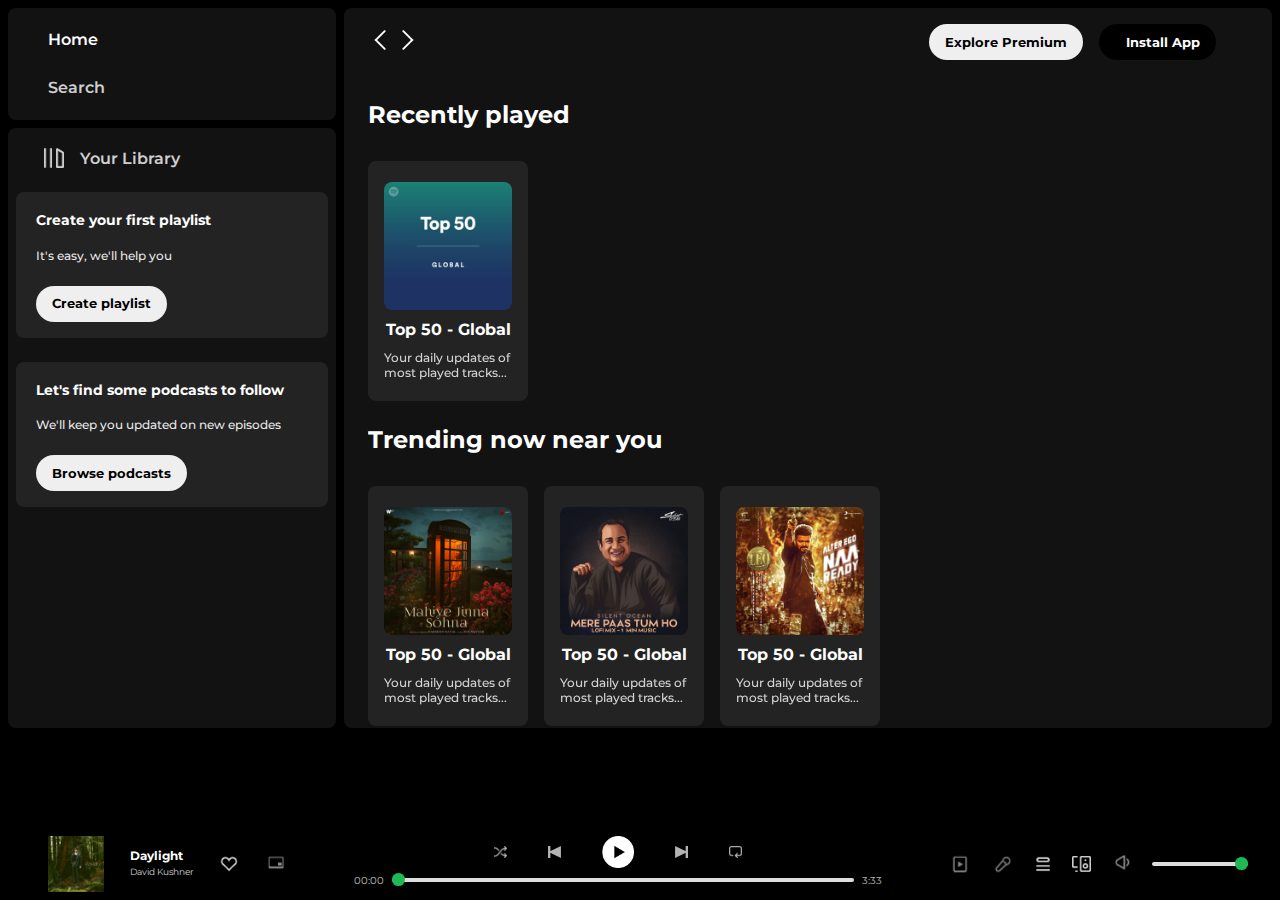
<file: index.html>
<!DOCTYPE html>
<html lang="en">

<head>
      <meta charset="UTF-8">
      <meta name="viewport" content="width=device-width, initial-scale=1.0">
      <link rel="stylesheet" href="https://cdnjs.cloudflare.com/ajax/libs/font-awesome/6.4.0/css/all.min.css"
            integrity="sha512-iecdLmaskl7CVkqkXNQ/ZH/XLlvWZOJyj7Yy7tcenmpD1ypASozpmT/E0iPtmFIB46ZmdtAc9eNBvH0H/ZpiBw=="
            crossorigin="anonymous" referrerpolicy="no-referrer" />
      <link rel="icon" href="./assets/logo.png">
      <title>Spotify - Web Player: Music for everyone</title>
      <link rel="stylesheet" href="style.css">
      <link rel="preconnect" href="https://fonts.googleapis.com">
      <link rel="preconnect" href="https://fonts.gstatic.com" crossorigin>
      <link href="https://fonts.googleapis.com/css2?family=Montserrat:wght@300;400;500;600;700&display=swap"
            rel="stylesheet">
</head>

<body>
      <div class="main">
            <div class="sidebar">
                  <div class="nav">
                        <div class="nav-option" style="opacity: 1;">
                              <i class="fa-solid fa-house"></i>
                              <a href="#">Home</a>
                        </div>
                        <div class="nav-option">
                              <i class="fa-solid fa-magnifying-glass"></i>
                              <a href="#">Search</a>
                        </div>
                  </div>
                  <div class="library">
                        <div class="option">
                              <div class="lib-option nav-option">
                                    <img src="./assets/library_icon.png">
                                    <a href="#">Your Library</a>
                              </div>
                              <div class="icons">
                                    <i class="fa-solid fa-plus"></i>
                                    <i class="fa-solid fa-arrow-right"></i>
                              </div>
                        </div>
                        <div class="lib-box">
                              <div class="box">
                                    <p class="box-p1">Create your first playlist</p>
                                    <p class="box-p2">It's easy, we'll help you</p>
                                    <button class="badge">Create playlist</button>
                              </div>
                              <div class="box">
                                    <p class="box-p1">Let's find some podcasts to follow</p>
                                    <p class="box-p2">We'll keep you updated on new episodes</p>
                                    <button class="badge">Browse podcasts</button>
                              </div>


                        </div>
                  </div>
            </div>
            <div class="main-content">
                  <div class="sticky-nav">
                        <div class="sticky-nav-icon">
                              <img src="./assets/backward_icon.png">
                              <img src="./assets/forward_icon.png" class="hide">
                        </div>
                        <div class="sticky-nav-options">
                              <button class="badge navitem hide">Explore Premium</button>
                              <button class="badge navitem darkbadge">
                                    <i class="fa-regular fa-circle-down" style="margin-left:5px ;"></i>
                                     Install App
                              </button>
                              <i class="fa-regular fa-user navitem"></i>
                        </div>
                  </div>
                  <div class="content">

                        <h2>Recently played</h2>
                        <div class="cards-container">
                              <div class="card">
                                    <img class="card-img" src="./assets/card1img.jpeg">
                                    <p class="card-title">Top 50 - Global</p>
                                    <p class="card-info">Your daily updates of most played tracks...</p>
                              </div>
                        </div>

                        <h2>Trending now near you</h2>
                        <div class="cards-container">
                              <div class="card">
                                    <img class="card-img" src="./assets/card2img.jpeg">
                                    <p class="card-title">Top 50 - Global</p>
                                    <p class="card-info">Your daily updates of most played tracks...</p>
                              </div>

                              <div class="card">
                                    <img class="card-img" src="./assets/card3img.jpeg">
                                    <p class="card-title">Top 50 - Global</p>
                                    <p class="card-info">Your daily updates of most played tracks...</p>
                              </div>

                              <div class="card">
                                    <img class="card-img" src="./assets/card4img.jpeg">
                                    <p class="card-title">Top 50 - Global</p>
                                    <p class="card-info">Your daily updates of most played tracks...</p>
                              </div>
                        </div>

                        <h2>Featured Chart</h2>
                        <div class="cards-container">
                              <div class="card">
                                    <img class="card-img" src="./assets/card5img.jpeg">
                                    <p class="card-title">Top 50 - Global</p>
                                    <p class="card-info">Your daily updates of most played tracks...</p>
                              </div>

                              <div class="card">
                                    <img class="card-img" src="./assets/card6img.jpeg">
                                    <p class="card-title">Top 50 - Global</p>
                                    <p class="card-info">Your daily updates of most played tracks...</p>
                              </div>
                        </div>


                        <div class="footer">
                              <div class="line"></div>
                        </div>

                  </div>

            </div>

            <div class="music-player">
                  <div class="album">
                        <img src="./Homework Assets/album_picture.jpeg" class="album-pic">
                        <div class="album-abt">
                              <p class="abt-1">Daylight</p>
                              <p class="abt-2">David Kushner</p>
                        </div>
                        <img src="./Homework Assets/album_icon1.png" class="album-icon1">
                        <img src="./Homework Assets/album_icon2.png" class="album-icon2">
                  </div>
                  <div class="player">
                        <div class="music-control">
                              <img class="music-icons" src="./assets/player_icon1.png">
                              <img class="music-icons" src="./assets/player_icon2.png">
                              <img class="music-icons play" src="./assets/player_icon3.png">
                              <img class="music-icons" src="./assets/player_icon4.png">
                              <img class="music-icons" src="./assets/player_icon5.png">
                        </div>
                        <div class="playback">
                              <span class="time">00:00</span>
                              <input type="range" min="0" max="100" value="0" class="playback-bar bar">
                              <span class="time">3:33</span>
                        </div>

                  </div>
                  <div class="controls">
                        <img src="./Homework Assets/controls_icon1.png" class="ctrl-icon control">
                        <img src="./Homework Assets/controld_icon2.png" class="ctrl-icon control">
                        <img src="./Homework Assets/controls_icon3.png" class="ctrl-iconx control">
                        <img src="./Homework Assets/controls_icon4.png" class="ctrl-icony control">
                        <label for="volumn"><img src="./Homework Assets/controls_icon5.png" class="ctrl-icon"></label>
                        <input type="range" min="0" max="100" value="100" class="volumn-bar bar" id="volumn">
                  </div>
            </div>

</body>

</html>
</file>
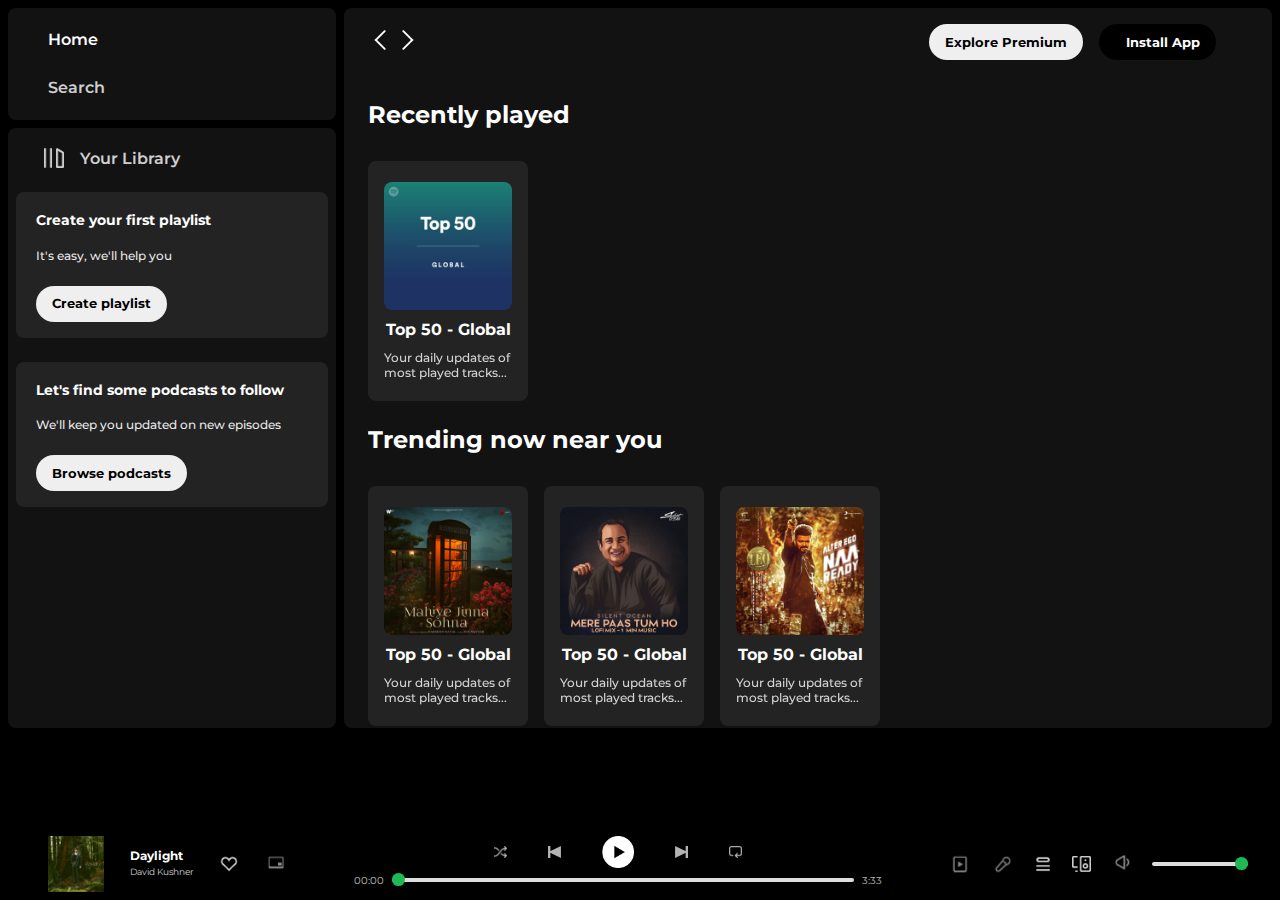
<file: Spotify.html>
<!DOCTYPE html>
<html lang="en">

<head>
      <meta charset="UTF-8">
      <meta name="viewport" content="width=device-width, initial-scale=1.0">
      <link rel="stylesheet" href="https://cdnjs.cloudflare.com/ajax/libs/font-awesome/6.4.0/css/all.min.css"
            integrity="sha512-iecdLmaskl7CVkqkXNQ/ZH/XLlvWZOJyj7Yy7tcenmpD1ypASozpmT/E0iPtmFIB46ZmdtAc9eNBvH0H/ZpiBw=="
            crossorigin="anonymous" referrerpolicy="no-referrer" />
      <link rel="icon" href="./assets/logo.png">
      <title>Spotify - Web Player: Music for everyone</title>
      <link rel="stylesheet" href="style.css">
      <link rel="preconnect" href="https://fonts.googleapis.com">
      <link rel="preconnect" href="https://fonts.gstatic.com" crossorigin>
      <link href="https://fonts.googleapis.com/css2?family=Montserrat:wght@300;400;500;600;700&display=swap"
            rel="stylesheet">
</head>

<body>
      <div class="main">
            <div class="sidebar">
                  <div class="nav">
                        <div class="nav-option" style="opacity: 1;">
                              <i class="fa-solid fa-house"></i>
                              <a href="#">Home</a>
                        </div>
                        <div class="nav-option">
                              <i class="fa-solid fa-magnifying-glass"></i>
                              <a href="#">Search</a>
                        </div>
                  </div>
                  <div class="library">
                        <div class="option">
                              <div class="lib-option nav-option">
                                    <img src="./assets/library_icon.png">
                                    <a href="#">Your Library</a>
                              </div>
                              <div class="icons">
                                    <i class="fa-solid fa-plus"></i>
                                    <i class="fa-solid fa-arrow-right"></i>
                              </div>
                        </div>
                        <div class="lib-box">
                              <div class="box">
                                    <p class="box-p1">Create your first playlist</p>
                                    <p class="box-p2">It's easy, we'll help you</p>
                                    <button class="badge">Create playlist</button>
                              </div>
                              <div class="box">
                                    <p class="box-p1">Let's find some podcasts to follow</p>
                                    <p class="box-p2">We'll keep you updated on new episodes</p>
                                    <button class="badge">Browse podcasts</button>
                              </div>


                        </div>
                  </div>
            </div>
            <div class="main-content">
                  <div class="sticky-nav">
                        <div class="sticky-nav-icon">
                              <img src="./assets/backward_icon.png">
                              <img src="./assets/forward_icon.png" class="hide">
                        </div>
                        <div class="sticky-nav-options">
                              <button class="badge navitem hide">Explore Premium</button>
                              <button class="badge navitem darkbadge">
                                    <i class="fa-regular fa-circle-down" style="margin-left:5px ;"></i>
                                     Install App
                              </button>
                              <i class="fa-regular fa-user navitem"></i>
                        </div>
                  </div>
                  <div class="content">

                        <h2>Recently played</h2>
                        <div class="cards-container">
                              <div class="card">
                                    <img class="card-img" src="./assets/card1img.jpeg">
                                    <p class="card-title">Top 50 - Global</p>
                                    <p class="card-info">Your daily updates of most played tracks...</p>
                              </div>
                        </div>

                        <h2>Trending now near you</h2>
                        <div class="cards-container">
                              <div class="card">
                                    <img class="card-img" src="./assets/card2img.jpeg">
                                    <p class="card-title">Top 50 - Global</p>
                                    <p class="card-info">Your daily updates of most played tracks...</p>
                              </div>

                              <div class="card">
                                    <img class="card-img" src="./assets/card3img.jpeg">
                                    <p class="card-title">Top 50 - Global</p>
                                    <p class="card-info">Your daily updates of most played tracks...</p>
                              </div>

                              <div class="card">
                                    <img class="card-img" src="./assets/card4img.jpeg">
                                    <p class="card-title">Top 50 - Global</p>
                                    <p class="card-info">Your daily updates of most played tracks...</p>
                              </div>
                        </div>

                        <h2>Featured Chart</h2>
                        <div class="cards-container">
                              <div class="card">
                                    <img class="card-img" src="./assets/card5img.jpeg">
                                    <p class="card-title">Top 50 - Global</p>
                                    <p class="card-info">Your daily updates of most played tracks...</p>
                              </div>

                              <div class="card">
                                    <img class="card-img" src="./assets/card6img.jpeg">
                                    <p class="card-title">Top 50 - Global</p>
                                    <p class="card-info">Your daily updates of most played tracks...</p>
                              </div>
                        </div>


                        <div class="footer">
                              <div class="line"></div>
                        </div>

                  </div>

            </div>

            <div class="music-player">
                  <div class="album">
                        <img src="./Homework Assets/album_picture.jpeg" class="album-pic">
                        <div class="album-abt">
                              <p class="abt-1">Daylight</p>
                              <p class="abt-2">David Kushner</p>
                        </div>
                        <img src="./Homework Assets/album_icon1.png" class="album-icon1">
                        <img src="./Homework Assets/album_icon2.png" class="album-icon2">
                  </div>
                  <div class="player">
                        <div class="music-control">
                              <img class="music-icons" src="./assets/player_icon1.png">
                              <img class="music-icons" src="./assets/player_icon2.png">
                              <img class="music-icons play" src="./assets/player_icon3.png">
                              <img class="music-icons" src="./assets/player_icon4.png">
                              <img class="music-icons" src="./assets/player_icon5.png">
                        </div>
                        <div class="playback">
                              <span class="time">00:00</span>
                              <input type="range" min="0" max="100" value="0" class="playback-bar bar">
                              <span class="time">3:33</span>
                        </div>

                  </div>
                  <div class="controls">
                        <img src="./Homework Assets/controls_icon1.png" class="ctrl-icon control">
                        <img src="./Homework Assets/controld_icon2.png" class="ctrl-icon control">
                        <img src="./Homework Assets/controls_icon3.png" class="ctrl-iconx control">
                        <img src="./Homework Assets/controls_icon4.png" class="ctrl-icony control">
                        <label for="volumn"><img src="./Homework Assets/controls_icon5.png" class="ctrl-icon"></label>
                        <input type="range" min="0" max="100" value="100" class="volumn-bar bar" id="volumn">
                  </div>
            </div>

</body>

</html>
</file>
<file: style.css>
* {
  box-sizing: border-box;
  font-family: 'Montserrat', sans-serif;
  margin: 0;
  padding: 0;
  /* overflow: hidden; */
}

body {
  background-color: #000000;
  color: #ffffff;
}

.main {
  display: flex;
  height: 46rem;
  padding: 0.5rem;
}

.sidebar {
  background-color: black;
  width: 20.5rem;
  border-radius: 0.5rem;
  /*16px*/
  display: flex;
  flex-direction: column;
}

.main-content {
  background-color: #121212;
  flex: 1;
  height: 100%;
  border-radius: 0.5rem;
  overflow: auto;
  /*scroll bar will only be shown when needed*/
  margin-left: 0.5rem;
  padding: 0 1.5rem;
}

.music-player {
  background-color: black;
  position: fixed;
  bottom: 0px;
  width: 100%;
  height: 72px;
  padding: 0.5rem 2.5rem;
  display: flex;
}

a {
  text-decoration: none;
  color: white;
}

.nav {
  background-color: #121212;
  height: 7rem;
  display: flex;
  flex-direction: column;
  justify-content: center;
  padding: 0.5rem 0.75rem;
  border-radius: 0.5rem;
  line-height: 2.5rem;

}

.nav-option {
  padding: 0.25rem 0.75rem;
  display: flex;
  align-items: center;
  font-weight: 600;
  opacity: 0.8;
}

.nav-option:hover {
  opacity: 1;
}

.nav-option i {
  font-size: 1.25rem;
}

.nav-option a {
  font-size: 1rem;
  margin-left: 1rem;
}

.library {
  background-color: #121212;
  height: 26.5rem;
  padding: 0.5rem 0.5rem;
  border-radius: 0.5rem;
  margin-top: 0.5rem;
  height: 100%;
}

.option {
  display: flex;
  justify-content: space-between;
  align-items: center;
  padding: 0.5rem 1rem;
}

.lib-option img {
  height: 1.25rem;
  width: 1.25rem;
}

.icons {
  display: flex;
  align-items: center;
}

.icons i {
  margin-left: 1.5rem;
  font-size: 1rem;
  opacity: 0.8;
}

.icons i:hover {
  opacity: 1;
}

.box {
  background-color: #232323;
  border-radius: 0.5rem;
  /* height: 9rem; */
  margin: 0.75rem 0 1.5rem 0;
  padding: 1rem 1.25rem;
}

.box-p1 {
  font-size: 0.9rem;
  font-weight: 700;
  /* margin-bottom: 1rem; */
  line-height: 1.6rem;
}

.box-p2 {
  font-size: 0.75rem;
  font-weight: 500;
  margin: 0.75rem 0 1.25rem 0;
  line-height: 1.25rem;
  opacity: 0.9;
}

.badge {
  height: 2.25rem;
  width: fit-content;
  padding: 0.25rem 1rem;
  font-size: 0.79rem;
  font-weight: 700;
  border-radius: 100px;
  border: none;
}

.darkbadge {
  background-color: black;
  color: white;
  padding-right: 1rem;
  /* NEW: Gives room on the right */
  display: flex;
  align-items: center;
  gap: 6px;
  /* space between icon and text */
}

.sticky-nav {
  position: sticky;
  top: 0;
  background-color: #121212;
  display: flex;
  justify-content: space-between;
  align-items: center;
  padding: 1rem 0 1rem 0;

}

.sticky-nav-icons {
  margin-left: 0.75rem;
}

.sticky-nav-options {
  display: flex;
  justify-content: center;
  align-items: center;
}

.navitem {
  margin-right: 1rem;
}

@media (max-width:1000px) {
  .hide {
    display: none;
  }
}


.content h2 {
  margin: 1.5rem 0;
}

.cards-container {
  display: flex;
  flex-wrap: wrap;
}

.card {
  background-color: #232323;
  height: 15rem;
  width: 10rem;
  padding: 1rem;
  border-radius: 0.5rem;
  display: flex;
  flex-wrap: wrap;
  justify-content: center;
  align-content: space-around;
  margin: 0.5rem 1rem 0 0;
}

.card-img {
  width: 100%;
  border-radius: 0.5rem;
}

.card-title {
  font-weight: 700;
}

.card-info {
  font-size: 0.75rem;
  font-weight: 500;
  opacity: 0.8;
}

.footer {
  height: 12rem;
  width: 100%;
  display: flex;
  justify-content: center;
  align-items: center;
}

.line {
  height: 50%;
  width: 95%;
  border-top: 2px solid white;
  opacity: 0.5;
}

.player {
  width: 55%;
  display: flex;
  justify-content: center;
  flex-wrap: wrap;
}

.music-control {
  height: 2rem;
  width: 50%;
  display: flex;
  justify-content: space-evenly;
  align-items: center;
}

.music-icons {
  height: 0.8rem;
  width: 0.8rem;
  opacity: 0.7;
}

.music-icons:hover {
  opacity: 1;
}

.play {
  height: 2rem;
  width: 2rem;
  opacity: 1;
}

.playback {
  width: 100%;
  height: 1.1rem;
  display: flex;
  justify-content: center;
  align-items: center;
}

.time {
  font-size: 0.6rem;
  opacity: 0.7;
  margin: 0 0.5rem;
}

.playback-bar {
  width: 70%;
}

.bar {
  appearance: none;
  background-color: transparent;
  overflow: visible;
  cursor: pointer;
}

.bar::-webkit-slider-runnable-track {
  background-color: #ddd;
  height: 0.25rem;
  border-radius: 100px;
}

.bar::-webkit-slider-thumb {
  appearance: none;
  height: 0.8rem;
  width: 0.8rem;
  background-color: #1DB954;
  border-radius: 50%;
  margin-top: -5px;
}

.album {
  height: 100%;
  width: 20%;
  display: flex;
  justify-content: space-between;
  align-items: center;
}

.album-pic {
  height: 3.5rem;
  width: 3.5rem;
}

.abt-1 {
  font-size: 0.75rem;
  line-height: 1rem;
  font-weight: 700;
}

.abt-1:hover {
  text-decoration: underline;
  cursor: pointer;
}

.abt-2 {
  font-size: 0.55rem;
  line-height: 1rem;
  opacity: 0.8;
}

.abt-2:hover {
  opacity: 1;
  text-decoration: underline;
  cursor: pointer;
}

.album-icon1 {
  height: 1.25rem;
  opacity: 0.8;
}

.album-icon1:hover {
  opacity: 1;
}

.album-icon2 {
  height: 1.75rem;
  opacity: 0.8;
}

.album-icon2:hover {
  opacity: 1;
}

.controls {
  width: 25%;
  display: flex;
  justify-content: space-between;
  align-items: center;
}

.ctrl-icon {
  height: 2.25rem;
  opacity: 0.8;
}

.ctrl-iconx {
  height: 1.25rem;
  opacity: 0.8;
}

.ctrl-icony {
  height: 1rem;
  opacity: 0.8;
}

.volumn-bar {
  width: 6rem;
}

.control:hover {
  opacity: 1;
  cursor: pointer;
}
</file>
